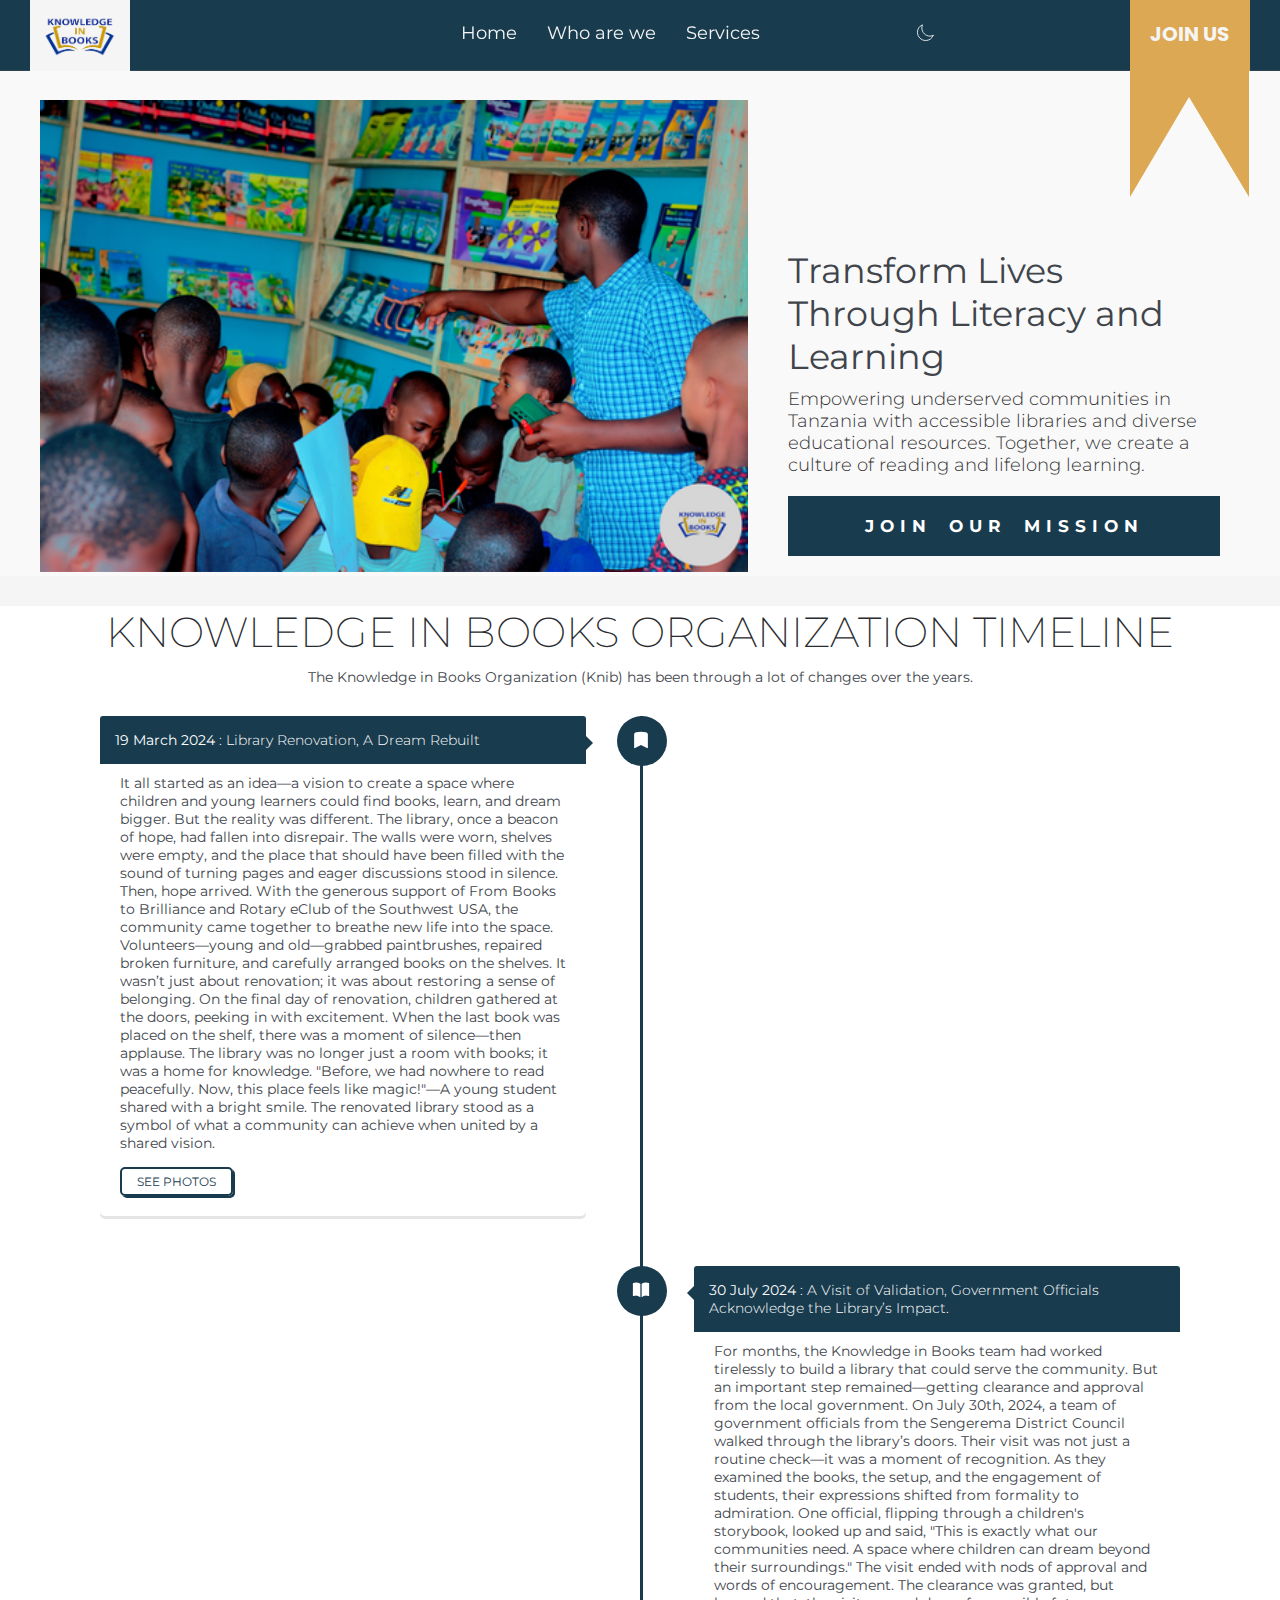
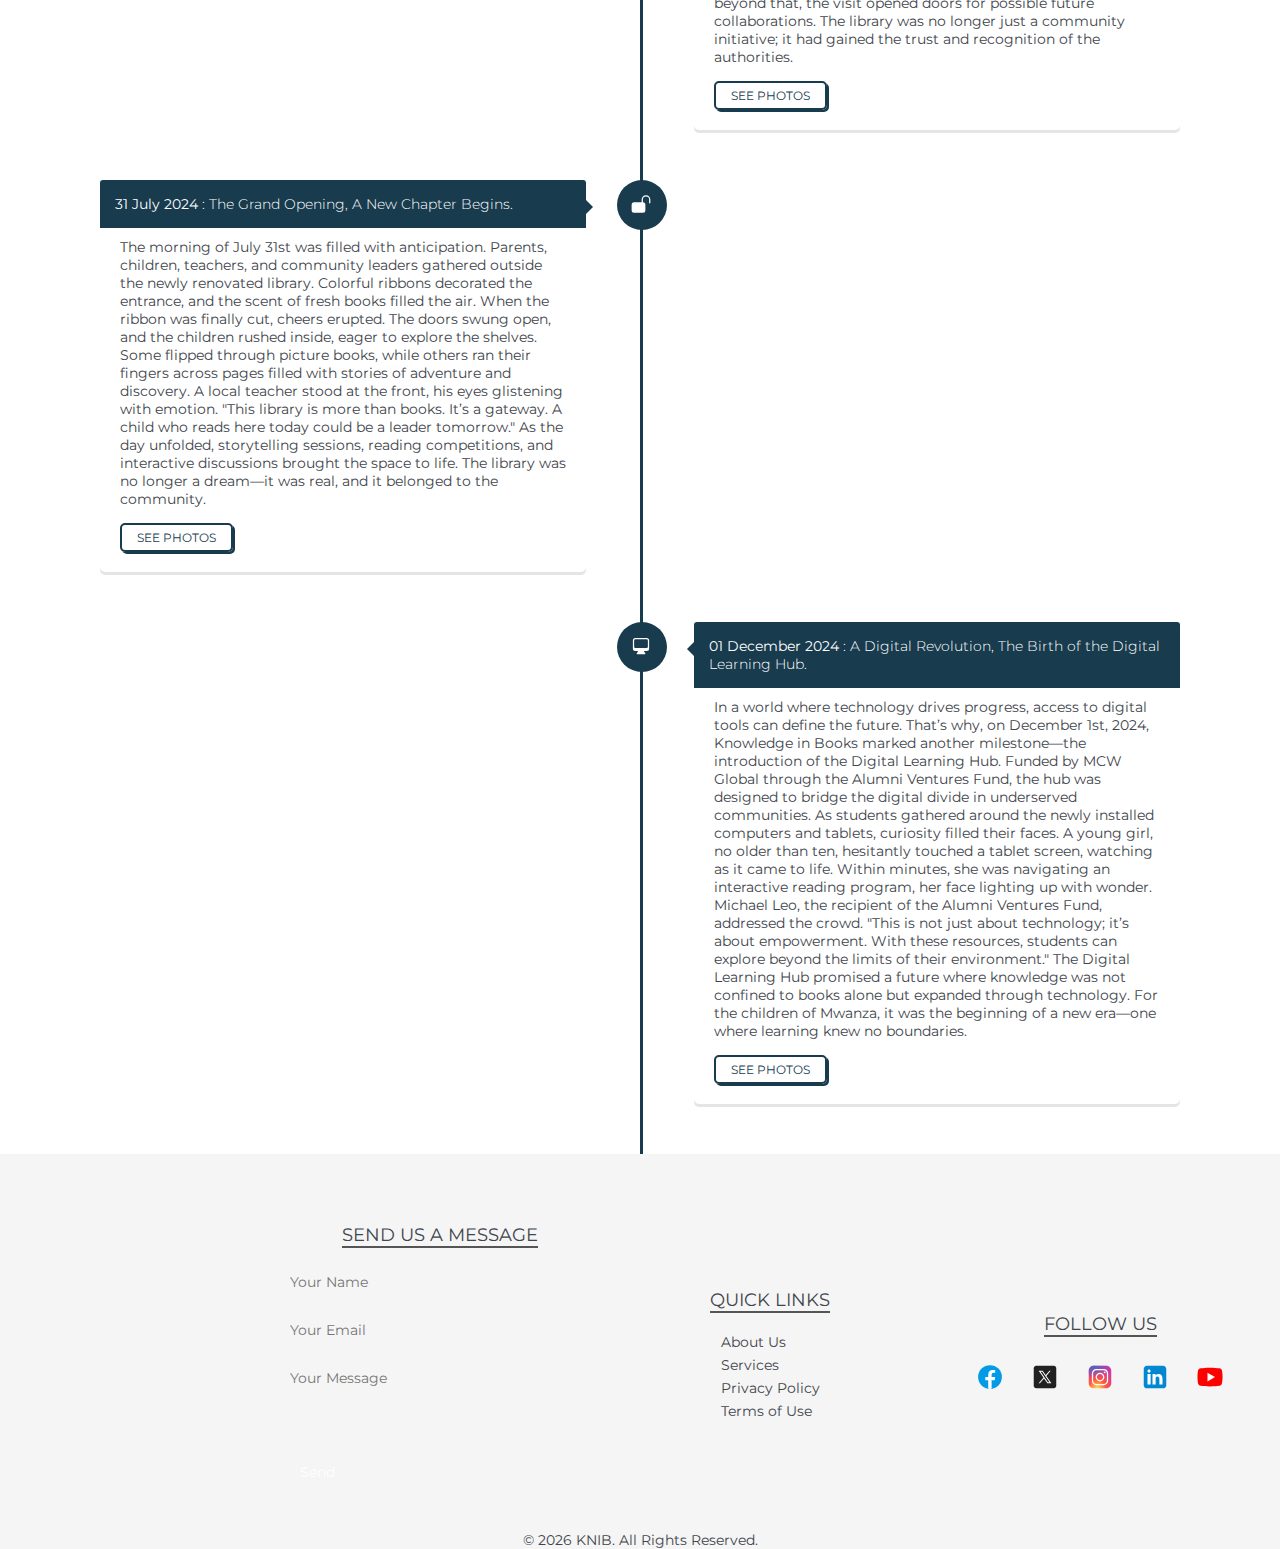
<file: index.html>
<!DOCTYPE html>
<html lang="en">

<head>
    <meta charset="UTF-8">
    <meta name="viewport" content="width=device-width, initial-scale=1.0">
    <title>KNIB | Home</title>
    <link rel="apple-touch-icon" sizes="180x180" href="resources/fav/apple-touch-icon.png">
    <link rel="icon" type="image/png" sizes="32x32" href="resources/fav/favicon-32x32.png">
    <link rel="icon" type="image/png" sizes="16x16" href="resources/fav/favicon-16x16.png">
    <link rel="manifest" href="resources/fav/site.webmanifest">
    <link rel="stylesheet" href="https://cdnjs.cloudflare.com/ajax/libs/font-awesome/6.7.2/css/all.min.css" integrity="sha512-Evv84Mr4kqVGRNSgIGL/F/aIDqQb7xQ2vcrdIwxfjThSH8CSR7PBEakCr51Ck+w+/U6swU2Im1vVX0SVk9ABhg==" crossorigin="anonymous" referrerpolicy="no-referrer" />
    <link rel="stylesheet" href="styles.css">
    <link rel="stylesheet" href="style_dark_mode.css">
</head>

<body>

    <nav>
        <div class="wrapper">
            <div class="logo">
                <a href="index.html">
                    <img src="resources/logo.png" alt="">

                </a>
              
            </div>
      
              
            <input type="radio" name="slider" id="menu-btn">
            <input type="radio" name="slider" id="close-btn">
            <ul class="nav-links">
                <label for="close-btn" class="btn close-btn"><ion-icon id="close-icon" class="menu_close_icon" name="close"></ion-icon></label>
                <li><a class="active" href="#">Home</a></li>
                <li><a href="about.html">Who are we</a></li>

                <li>
                    <a href="#" class="desktop-item">Services</a>
                    <input type="checkbox" id="showMega">
                    <label for="showMega" class="mobile-item">Services</label>
                    <div class="mega-box">
                        <div class="content">
                            <div class="row row_img">
                                <img class="logo_img" src="resources/logo.png" alt="Official Logo">
                            </div>
                            <div class="row">
                                <header>Library Services</header>
                                <ul class="mega-links">
                                    <li><a href="#">Physical Library Access
                                        </a></li>
                                    <li><a href="#">Membership Plans
                                        </a></li>
                                    <li><a href="#">Book Borrowing Policies
                                        </a></li>
                                    <li><a href="#">Our Collection</a></li>
                                </ul>
                            </div>
                            <div class="row">
                                <header>Digital Learning</header>
                                <ul class="mega-links">
                                    <li><a href="#">Learning Portal</a></li>
                                    <li><a href="#">How to Use the Learning
                                            Portal</a></li>

                                    <li><a href="#">Digital Membership Plans
                                        </a></li>

                                </ul>
                            </div>
                            <div class="row">
                                <header>Other services</header>
                                <ul class="mega-links">
                                    <li><a href="#">Study Guides
                                        </a></li>
                                    <li><a href="#">Research Papers
                                        </a></li>
                                    <li><a href="#">Learning Tools
                                        </a></li>
                                    <li><a href="#">Children's Books
                                        </a></li>
                                </ul>
                            </div>
                        </div>
                    </div>
                </li>


                <li class="dark_mode" id="dark-mode-toggle">
                    <svg xmlns="http://www.w3.org/2000/svg" fill="none" viewBox="0 0 24 24" stroke-width="1.0" stroke="currentColor" class="moon_icon">
                        <path stroke-linecap="round" stroke-linejoin="round" d="M21.752 15.002A9.72 9.72 0 0 1 18 15.75c-5.385 0-9.75-4.365-9.75-9.75 0-1.33.266-2.597.748-3.752A9.753 9.753 0 0 0 3 11.25C3 16.635 7.365 21 12.75 21a9.753 9.753 0 0 0 9.002-5.998Z" />
                      </svg>
                      
                      
                </li>
            </ul>
            <div class="cta_div">
                
                <a id="cta" href="cta.html">JOIN US</a>
                <div class="bookmark">
              
                </div>
            </div>
            <label for="menu-btn" class="menu-btn">
                <svg xmlns="http://www.w3.org/2000/svg" viewBox="0 0 24 24" fill="currentColor" class="menu_open_icon">
                    <path fill-rule="evenodd" d="M3 6.75A.75.75 0 0 1 3.75 6h16.5a.75.75 0 0 1 0 1.5H3.75A.75.75 0 0 1 3 6.75ZM3 12a.75.75 0 0 1 .75-.75h16.5a.75.75 0 0 1 0 1.5H3.75A.75.75 0 0 1 3 12Zm8.25 5.25a.75.75 0 0 1 .75-.75h8.25a.75.75 0 0 1 0 1.5H12a.75.75 0 0 1-.75-.75Z" clip-rule="evenodd" />
                  </svg>
                  
                  
            </label>
        </div>
    </nav>



    <div class="hero-section">
        <div class="hero-container">
      <!-- Right Panel -->
      <div class="right-panel">
        <!-- Top Section -->
        <div class="top-section">
            <div class="image-placeholder">
                <img id="slider-image" src="students.png" alt="Personalized Learning">
            </div>
        </div>
    </div>
            <!-- Left Panel -->
            <div class="left-panel">
                <div class="left_panel_container">
                    <h1>Transform Lives Through Literacy and Learning</h1>
                    <p>Empowering underserved communities in Tanzania with accessible libraries and diverse educational
                        resources. Together, we create a culture of reading and lifelong learning.</p>
                        <a class="donate_button_lg" href="cta.html">JOIN OUR MISSION
                        </a>
                </div>
             

                </div>

       
           
        </div>
    </div>





    <div class="timeline_events">
         <!-- Events -->
    <h1 class="timeline_title">KNOWLEDGE IN BOOKS ORGANIZATION TIMELINE</h1>
    <p class="timeline_sub_title">The Knowledge in Books Organization (Knib) has been through a lot of changes over the years.
  
                <!-- TIMELINE -->
            
                <div class="container">
                    <div id="timeline">
                        <div class="timeline-item">
                            <div class="timeline-icon">
                                <svg xmlns="http://www.w3.org/2000/svg" viewBox="0 0 24 24" fill="currentColor" class="timeline_icon">
                                    <path fill-rule="evenodd" d="M6.32 2.577a49.255 49.255 0 0 1 11.36 0c1.497.174 2.57 1.46 2.57 2.93V21a.75.75 0 0 1-1.085.67L12 18.089l-7.165 3.583A.75.75 0 0 1 3.75 21V5.507c0-1.47 1.073-2.756 2.57-2.93Z" clip-rule="evenodd" />
                                  </svg>
                                  
            
                            </div>
                            <div class="timeline-content">
                                <h2><strong>19 March 2024</strong> : Library Renovation, A Dream Rebuilt</h2>
                                <p>
                                    It all started as an idea—a vision to create a space where children and young learners could find books, learn, and dream bigger. But the reality was different. The library, once a beacon of hope, had fallen into disrepair. The walls were worn, shelves were empty, and the place that should have been filled with the sound of turning pages and eager discussions stood in silence.

Then, hope arrived. With the generous support of From Books to Brilliance and Rotary eClub of the Southwest USA, the community came together to breathe new life into the space. Volunteers—young and old—grabbed paintbrushes, repaired broken furniture, and carefully arranged books on the shelves. It wasn’t just about renovation; it was about restoring a sense of belonging.

On the final day of renovation, children gathered at the doors, peeking in with excitement. When the last book was placed on the shelf, there was a moment of silence—then applause. The library was no longer just a room with books; it was a home for knowledge.

"Before, we had nowhere to read peacefully. Now, this place feels like magic!"—A young student shared with a bright smile.

The renovated library stood as a symbol of what a community can achieve when united by a shared vision.
                                </p>
                                <a href="https://knowledgeinbooks.pixieset.com/libraryrenovationadreamrebuilt/" class="btn">See Photos</a>
                            </div>
                        </div>
            
                        <div class="timeline-item">
                            <div class="timeline-icon">
                                <svg xmlns="http://www.w3.org/2000/svg" viewBox="0 0 24 24" fill="currentColor" class="timeline_icon">
                                    <path d="M11.25 4.533A9.707 9.707 0 0 0 6 3a9.735 9.735 0 0 0-3.25.555.75.75 0 0 0-.5.707v14.25a.75.75 0 0 0 1 .707A8.237 8.237 0 0 1 6 18.75c1.995 0 3.823.707 5.25 1.886V4.533ZM12.75 20.636A8.214 8.214 0 0 1 18 18.75c.966 0 1.89.166 2.75.47a.75.75 0 0 0 1-.708V4.262a.75.75 0 0 0-.5-.707A9.735 9.735 0 0 0 18 3a9.707 9.707 0 0 0-5.25 1.533v16.103Z" />
                                  </svg>
                                  
            
                            </div>
                            <div class="timeline-content right">
                                <h2><strong>30 July 2024</strong> : A Visit of Validation, Government Officials Acknowledge the Library’s Impact.
                                </h2>
                                <p>
                                    For months, the Knowledge in Books team had worked tirelessly to build a library that could serve the community. But an important step remained—getting clearance and approval from the local government.

On July 30th, 2024, a team of government officials from the Sengerema District Council walked through the library’s doors. Their visit was not just a routine check—it was a moment of recognition. As they examined the books, the setup, and the engagement of students, their expressions shifted from formality to admiration.

One official, flipping through a children's storybook, looked up and said, "This is exactly what our communities need. A space where children can dream beyond their surroundings."

The visit ended with nods of approval and words of encouragement. The clearance was granted, but beyond that, the visit opened doors for possible future collaborations. The library was no longer just a community initiative; it had gained the trust and recognition of the authorities.
                                </p>
                                <a href="https://knowledgeinbooks.pixieset.com/avisitofvalidationgovernmentofficialsacknowledgethelibrarysimpact/" class="btn">See Photos</a>
                            </div>
                        </div>
            
                        <div class="timeline-item">
                            <div class="timeline-icon">
                                <svg xmlns="http://www.w3.org/2000/svg" viewBox="0 0 24 24" fill="currentColor" class="timeline_icon">
                                    <path d="M18 1.5c2.9 0 5.25 2.35 5.25 5.25v3.75a.75.75 0 0 1-1.5 0V6.75a3.75 3.75 0 1 0-7.5 0v3a3 3 0 0 1 3 3v6.75a3 3 0 0 1-3 3H3.75a3 3 0 0 1-3-3v-6.75a3 3 0 0 1 3-3h9v-3c0-2.9 2.35-5.25 5.25-5.25Z" />
                                  </svg>
                                  
            
                            </div>
                            <div class="timeline-content">
                                <h2><strong>31 July 2024</strong> : The Grand Opening, A New Chapter Begins.
                                   </h2>
                                <p>
                                    The morning of July 31st was filled with anticipation. Parents, children, teachers, and community leaders gathered outside the newly renovated library. Colorful ribbons decorated the entrance, and the scent of fresh books filled the air.

                                    When the ribbon was finally cut, cheers erupted. The doors swung open, and the children rushed inside, eager to explore the shelves. Some flipped through picture books, while others ran their fingers across pages filled with stories of adventure and discovery.
                                    
                                    A local teacher stood at the front, his eyes glistening with emotion. "This library is more than books. It’s a gateway. A child who reads here today could be a leader tomorrow."
                                    
                                    As the day unfolded, storytelling sessions, reading competitions, and interactive discussions brought the space to life. The library was no longer a dream—it was real, and it belonged to the community.
                                </p>
                                <a href="https://knowledgeinbooks.pixieset.com/thegrandopeninganewchapterbegins/" class="btn">See Photos</a>
                            </div>
                        </div>

                        <div class="timeline-item">
                            <div class="timeline-icon">
                                <svg xmlns="http://www.w3.org/2000/svg" viewBox="0 0 24 24" fill="currentColor" class="timeline_icon">
                                    <path fill-rule="evenodd" d="M2.25 5.25a3 3 0 0 1 3-3h13.5a3 3 0 0 1 3 3V15a3 3 0 0 1-3 3h-3v.257c0 .597.237 1.17.659 1.591l.621.622a.75.75 0 0 1-.53 1.28h-9a.75.75 0 0 1-.53-1.28l.621-.622a2.25 2.25 0 0 0 .659-1.59V18h-3a3 3 0 0 1-3-3V5.25Zm1.5 0v7.5a1.5 1.5 0 0 0 1.5 1.5h13.5a1.5 1.5 0 0 0 1.5-1.5v-7.5a1.5 1.5 0 0 0-1.5-1.5H5.25a1.5 1.5 0 0 0-1.5 1.5Z" clip-rule="evenodd" />
                                  </svg>
                                  
                                  
            
                            </div>
                            <div class="timeline-content right">
                                <h2><strong>01 December 2024</strong> : A Digital Revolution, The Birth of the Digital Learning Hub.
                                </h2>
                                <p>
                                    In a world where technology drives progress, access to digital tools can define the future. That’s why, on December 1st, 2024, Knowledge in Books marked another milestone—the introduction of the Digital Learning Hub.

Funded by MCW Global through the Alumni Ventures Fund, the hub was designed to bridge the digital divide in underserved communities. As students gathered around the newly installed computers and tablets, curiosity filled their faces.

A young girl, no older than ten, hesitantly touched a tablet screen, watching as it came to life. Within minutes, she was navigating an interactive reading program, her face lighting up with wonder.

Michael Leo, the recipient of the Alumni Ventures Fund, addressed the crowd. "This is not just about technology; it’s about empowerment. With these resources, students can explore beyond the limits of their environment."

The Digital Learning Hub promised a future where knowledge was not confined to books alone but expanded through technology. For the children of Mwanza, it was the beginning of a new era—one where learning knew no boundaries.
                                </p>
                                <a href="https://knowledgeinbooks.pixieset.com/adigitalrevolutionthebirthofthedigitallearninghub/" class="btn">See Photos</a>
                            </div>
                        </div>

                      
                    </div>
                </div>



 

    </div>


    <footer class="footer">
        <div class="footer-container">


               <!-- google map -->
               <div id="map" id="map">
                <iframe src="https://www.google.com/maps/embed?pb=!1m18!1m12!1m3!1d63769.05228944549!2d32.60450235053476!3d-2.6456018248127218!2m3!1f0!2f0!3f0!3m2!1i1024!2i768!4f13.1!3m3!1m2!1s0x19cef4233a4f03e1%3A0xf39f9f1f78ac04e6!2sSengerema!5e0!3m2!1sen!2stz!4v1741260185246!5m2!1sen!2stz" width="250" height="200" style="border:0;" allowfullscreen="" loading="lazy" referrerpolicy="no-referrer-when-downgrade"></iframe> 
            </div>  
            <!-- Contact Form -->
            <div class="footer-section">
                <h4>SEND US A MESSAGE</h4>
                <form class="contact-form" action="https://formsubmit.co/884c1940106d4bbd65e2cef84b2411b4" method="POST">
                    <input type="text" placeholder="Your Name" name="username" required>
                    <input type="email" placeholder="Your Email" name="email" required>
                    <textarea placeholder="Your Message" name="message" required></textarea>
                    <input type="hidden" name="_cc" value="samueljosephmollel@email.com">
                    <input type="hidden" name="_next" value="https://knowledgeinbooks.org/thanks.html">
                    <input type="hidden" name="_template" value="table">
                    <button type="submit">Send</button>
                </form>
            </div>

           

            <!-- Other Links -->
            <div class="footer-section">
                <h4>Quick Links</h4>
                <ul class="quick-links">
                    <li><a href="#">About Us</a></li>
                    <li><a href="#">Services</a></li>
                    <li><a href="#">Privacy Policy</a></li>
                    <li><a href="#">Terms of Use</a></li>
                </ul>
            </div>


            <!-- Social Media Links -->
            <div class="footer-section">
                <h4>Follow Us</h4>
                <div class="social-links">
                    <a href="https://www.facebook.com/share/1YS8kscpW2/" id="link_facebook" class="social-icon" title="Facebook">
                        
                        <svg xmlns="http://www.w3.org/2000/svg" x="0px" y="0px" width="100" height="100" viewBox="0 0 48 48">
                            <path fill="#039be5" d="M24 5A19 19 0 1 0 24 43A19 19 0 1 0 24 5Z"></path><path fill="#fff" d="M26.572,29.036h4.917l0.772-4.995h-5.69v-2.73c0-2.075,0.678-3.915,2.619-3.915h3.119v-4.359c-0.548-0.074-1.707-0.236-3.897-0.236c-4.573,0-7.254,2.415-7.254,7.917v3.323h-4.701v4.995h4.701v13.729C22.089,42.905,23.032,43,24,43c0.875,0,1.729-0.08,2.572-0.194V29.036z"></path>
                            </svg>
                        </a>

                    <a href="https://x.com/Knowled95254In" class="social-icon" id="twitter" title="Twitter">
                        <svg xmlns="http://www.w3.org/2000/svg" x="0px" y="0px" width="100" height="100" viewBox="0 0 48 48">
                            <path fill="#212121" fill-rule="evenodd" d="M38,42H10c-2.209,0-4-1.791-4-4V10c0-2.209,1.791-4,4-4h28	c2.209,0,4,1.791,4,4v28C42,40.209,40.209,42,38,42z" clip-rule="evenodd"></path><path fill="#fff" d="M34.257,34h-6.437L13.829,14h6.437L34.257,34z M28.587,32.304h2.563L19.499,15.696h-2.563 L28.587,32.304z"></path><polygon fill="#fff" points="15.866,34 23.069,25.656 22.127,24.407 13.823,34"></polygon><polygon fill="#fff" points="24.45,21.721 25.355,23.01 33.136,14 31.136,14"></polygon>
                            </svg>
                        </a>

                    <a href="https://www.instagram.com/knowledge.in_books" class="social-icon" title="Instagram">
                        <svg xmlns="http://www.w3.org/2000/svg" x="0px" y="0px" width="100" height="100" viewBox="0 0 48 48">
                            <radialGradient id="yOrnnhliCrdS2gy~4tD8ma_Xy10Jcu1L2Su_gr1" cx="19.38" cy="42.035" r="44.899" gradientUnits="userSpaceOnUse"><stop offset="0" stop-color="#fd5"></stop><stop offset=".328" stop-color="#ff543f"></stop><stop offset=".348" stop-color="#fc5245"></stop><stop offset=".504" stop-color="#e64771"></stop><stop offset=".643" stop-color="#d53e91"></stop><stop offset=".761" stop-color="#cc39a4"></stop><stop offset=".841" stop-color="#c837ab"></stop></radialGradient><path fill="url(#yOrnnhliCrdS2gy~4tD8ma_Xy10Jcu1L2Su_gr1)" d="M34.017,41.99l-20,0.019c-4.4,0.004-8.003-3.592-8.008-7.992l-0.019-20	c-0.004-4.4,3.592-8.003,7.992-8.008l20-0.019c4.4-0.004,8.003,3.592,8.008,7.992l0.019,20	C42.014,38.383,38.417,41.986,34.017,41.99z"></path><radialGradient id="yOrnnhliCrdS2gy~4tD8mb_Xy10Jcu1L2Su_gr2" cx="11.786" cy="5.54" r="29.813" gradientTransform="matrix(1 0 0 .6663 0 1.849)" gradientUnits="userSpaceOnUse"><stop offset="0" stop-color="#4168c9"></stop><stop offset=".999" stop-color="#4168c9" stop-opacity="0"></stop></radialGradient><path fill="url(#yOrnnhliCrdS2gy~4tD8mb_Xy10Jcu1L2Su_gr2)" d="M34.017,41.99l-20,0.019c-4.4,0.004-8.003-3.592-8.008-7.992l-0.019-20	c-0.004-4.4,3.592-8.003,7.992-8.008l20-0.019c4.4-0.004,8.003,3.592,8.008,7.992l0.019,20	C42.014,38.383,38.417,41.986,34.017,41.99z"></path><path fill="#fff" d="M24,31c-3.859,0-7-3.14-7-7s3.141-7,7-7s7,3.14,7,7S27.859,31,24,31z M24,19c-2.757,0-5,2.243-5,5	s2.243,5,5,5s5-2.243,5-5S26.757,19,24,19z"></path><circle cx="31.5" cy="16.5" r="1.5" fill="#fff"></circle><path fill="#fff" d="M30,37H18c-3.859,0-7-3.14-7-7V18c0-3.86,3.141-7,7-7h12c3.859,0,7,3.14,7,7v12	C37,33.86,33.859,37,30,37z M18,13c-2.757,0-5,2.243-5,5v12c0,2.757,2.243,5,5,5h12c2.757,0,5-2.243,5-5V18c0-2.757-2.243-5-5-5H18z"></path>
                            </svg>
                        </a>
                            <a href="https://www.linkedin.com/company/knowledgeinbooks/" class="social-icon" title="LinkedIn">
                                <svg xmlns="http://www.w3.org/2000/svg" x="0px" y="0px" width="100" height="100" viewBox="0 0 48 48">
                                    <path fill="#0288D1" d="M42,37c0,2.762-2.238,5-5,5H11c-2.761,0-5-2.238-5-5V11c0-2.762,2.239-5,5-5h26c2.762,0,5,2.238,5,5V37z"></path><path fill="#FFF" d="M12 19H17V36H12zM14.485 17h-.028C12.965 17 12 15.888 12 14.499 12 13.08 12.995 12 14.514 12c1.521 0 2.458 1.08 2.486 2.499C17 15.887 16.035 17 14.485 17zM36 36h-5v-9.099c0-2.198-1.225-3.698-3.192-3.698-1.501 0-2.313 1.012-2.707 1.99C24.957 25.543 25 26.511 25 27v9h-5V19h5v2.616C25.721 20.5 26.85 19 29.738 19c3.578 0 6.261 2.25 6.261 7.274L36 36 36 36z"></path>
                                    </svg>
                            </a>
                    <a href="https://www.youtube.com/channel/UCbweNpZEuECLsfTzVUzcqdg" class="social-icon youtube" title="Youtube">
                        <svg xmlns="http://www.w3.org/2000/svg" x="0px" y="0px" width="100" height="100" viewBox="0 0 48 48">
                            <path fill="#FF0000" d="M43.2,33.9c-0.4,2.1-2.1,3.7-4.2,4c-3.3,0.5-8.8,1.1-15,1.1c-6.1,0-11.6-0.6-15-1.1c-2.1-0.3-3.8-1.9-4.2-4C4.4,31.6,4,28.2,4,24c0-4.2,0.4-7.6,0.8-9.9c0.4-2.1,2.1-3.7,4.2-4C12.3,9.6,17.8,9,24,9c6.2,0,11.6,0.6,15,1.1c2.1,0.3,3.8,1.9,4.2,4c0.4,2.3,0.9,5.7,0.9,9.9C44,28.2,43.6,31.6,43.2,33.9z"></path><path fill="#FFF" d="M20 31L20 17 32 24z"></path>
                            </svg>
                        </a>
                </div>
            </div>



        </div>


    </footer>

    <div class="underline">
        <div class="footer-container">
            <p>&copy; <span id="current-year"></span> KNIB. All Rights Reserved.</p>
        </div>
    </div>

    <script>
        const currentYear = new Date().getFullYear();


        document.getElementById('current-year').textContent = currentYear;
    </script>


    <script src="scripts.js"></script>
</body>

</html>
</file>
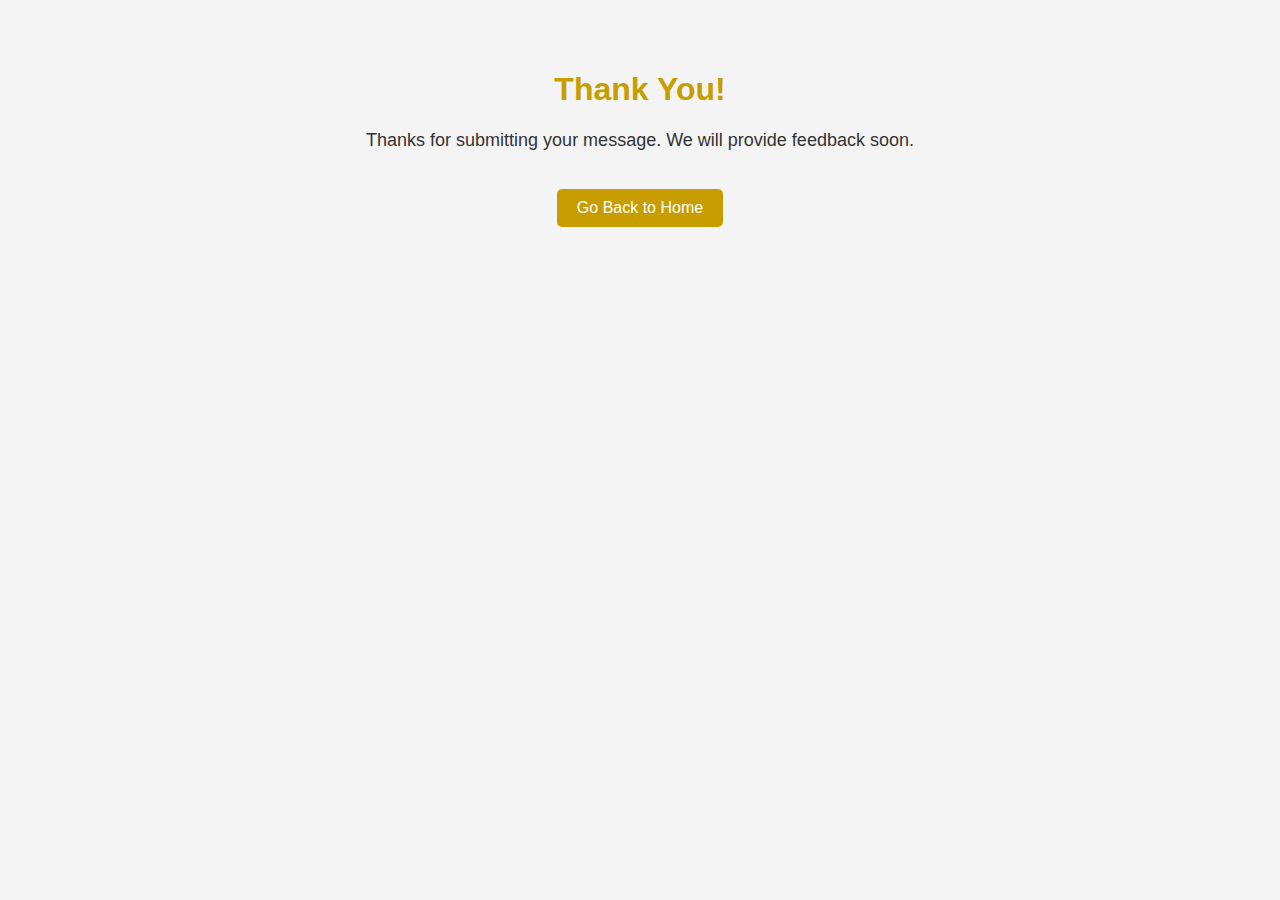
<file: thanks.html>
<!DOCTYPE html>
<html lang="en">
<head>
    <meta charset="UTF-8">
    <meta name="viewport" content="width=device-width, initial-scale=1.0">
    <title>Thank You</title>
    <style>
        body {
            font-family: Arial, sans-serif;
            text-align: center;
            background-color: #f4f4f4;
            margin: 0;
            padding: 50px;
        }
   
        h1 {
            color: #c79d00;
        }
        p {
            font-size: 18px;
            color: #333;
        }
        a {
            display: inline-block;
            margin-top: 20px;
            text-decoration: none;
            color: white;
            background: #c79d00;
            padding: 10px 20px;
            border-radius: 5px;
        }
        a:hover {
            background: #c79d00;
        }
    </style>
</head>
<body>

    <div class="container">
        <h1>Thank You!</h1>
        <p>Thanks for submitting your message. We will provide feedback soon.</p>
        <a href="index.html">Go Back to Home</a>
    </div>

</body>
</html>
</file>
<file: styles.css>
@import url('https://fonts.googleapis.com/css2?family=Montserrat:ital,wght@0,100..900;1,100..900&family=Open+Sans:ital,wght@0,300..800;1,300..800&family=Poppins:ital,wght@0,100;0,200;0,300;0,400;0,500;0,600;0,700;0,800;0,900;1,100;1,200;1,300;1,400;1,500;1,600;1,700;1,800;1,900&family=Roboto:ital,wght@0,100..900;1,100..900&display=swap');
/* Global Styles */



/* Global Variables */

:root {
  /* blue */
  --blue_level_0:#183B4E;
  --blue_level_1: #27548A;

  /* yellow */
  --yellow_level_0: #DDA853;
  --yellow_level_1: #f5d131;

  /* black */
  --dark_level_0: #202225;
  --dark_level_1: #292b2f;
  --dark_level_2: #40444b;
  --dark_level_3: #40444b;
  --dark_level_4: #40444b;


  /* white */
  --white_level_0: #f5f5f5;
  --white_level_1: #ffffff;

  /* FONTS */
--font_one: 'Montserrat', sans-serif;
--font_two: 'Open Sans', sans-serif;
--font_three: 'Poppins', sans-serif;
--font_four: 'Roboto', sans-serif;

/* FONT SIZES */
--font_size_0: 10px;
--font_size_1: 12px;
--font_size_2: 14px;
--font_size_3: 16px;
--font_size_4: 18px;
--font_size_5: 20px;
--font_size_6: 22px;
--font_size_7: 24px;
--font_size_8: 26px;
--font_size_9: 28px;
--font_size_10: 30px;

/* FONT WEIGHTS */
--font_weight_0: 100;
--font_weight_1: 200;
--font_weight_2: 300;
--font_weight_3: 400;
--font_weight_4: 500;
--font_weight_5: 600;
--font_weight_6: 700;

}

* {
  margin: 0;
  padding: 0;
  box-sizing: border-box;
  font-family: var(--font_one);
  font-size: var(--font_size_2);
  font-weight:var(--font_weight_3);
  
}

body{
  background-color: var(--white_level_0);
  color: var(--dark_level_2);
  transition: background-color 0.5s ease-in-out, color 0.5s ease-in-out;

}



@keyframes rotate-icon {
  from {
      transform: rotate(0deg);
  }
  to {
      transform: rotate(360deg);
  }
}

.animated-icon {
  display: inline-block;
  transition: transform 0.4s ease-in-out;
}

.animated-icon.rotate {
  animation: rotate-icon 0.4s ease-in-out;
}


/* Navbar Styles */

nav {
  position: fixed;
  top: 0;
  z-index: 99;
  width: 100%;
  background-color: var(--blue_level_0);
  color: var(--white_level_0);
  border-bottom: 1px solid rgba(83, 83, 83, 0.432);
}
nav .wrapper {
  position: relative;
  max-width: 1300px;
  padding: 0px 30px;
  height: 70px;
  line-height: 70px;
  margin: auto;
  display: flex;
  align-items: center;
  justify-content: space-between;
}



/* Logo Styles */

.logo{
  position: relative;
  flex: 0.5;

  
}




.wrapper .logo a img {
  width: 100px;
  height: auto;
  margin-top: 30px;
  padding: 11px 10px;
  background-color: var(--white_level_0);
  position: relative;
  
 

}
.wrapper .nav-links {
  display: inline-flex;
  flex: 2;
  justify-content: center;
}
.nav-links li {
  list-style: none;
}
.nav-links li a {
  color: var(--text-color);
  text-decoration: none;
  font-size: 18px;
  font-weight: var(--font_weight_3);
  padding: 9px 15px;
  border-radius: 5px;
  transition: all 0.3s ease;
}
.nav-links li a:hover {
  color: var(--accent-color);
}
.nav-links .mobile-item {
  display: none;
}

.dark_mode{
  margin-left: 140px;
}

.menu-btn{
  display: none;
}

.menu_open_icon{
  color: var(--white_level_0);
  width: 28px;
}


.cta_div{
  background-color:var(--yellow_level_0);
position: relative;
  
}

.wrapper .bookmark{ 
  position: absolute;
  top: 67%;
  left: 0;
  transform: translate(-50%, -50%);
  width: 6px;
  height: 150px;
  padding: 0px; 
  -webkit-transform: rotate(0deg) skew(0deg); 
  transform: rotate(0deg) skew(0deg); 
  border-left: 59px solid var(--yellow_level_0); 
  border-right: 60px solid var(--yellow_level_0); 
  border-bottom: 100px solid transparent; 
}


#cta {
  cursor: pointer;
  text-decoration: none;
  padding: 10px 20px;
  font-family: var(--font_three);
  color: var(--white_level_0);
  font-size: var(--font_size_5);
  font-weight: var(--font_weight_6);

}
/* Search Icon Styles */

/* Mega Menu Styles */

.nav-links li:hover .mega-box {
  transition: all 0.3s ease;
  top: 70px;
  opacity: 1;
  visibility: visible;
}
.drop-menu li a {
  width: 100%;
  display: block;
  padding: 0 0 0 15px;
  font-weight: 400;
  border-radius: 0px;
}
.mega-box {
  position: absolute;
  left: 0;
  width: 100%;
  padding: 0 30px;
  top: 85px;
  opacity: 0;
  visibility: hidden;
}
.mega-box .content {
  background: var(--blue_level_0);
  padding: 25px 20px;
  display: flex;
  border-top: 1px solid var(--white_level_1);
  width: 100%;
  justify-content: space-between;
  box-shadow: 0 6px 10px rgba(0, 0, 0, 0.15);
}
.mega-box .content .row {
  width: calc(25% - 30px);
  line-height: 45px;
}

.row_img{
  display: flex;
  justify-content: center;  
  align-items: center;
}
.content .row img {
  width: 100%;
  height: auto;
  object-fit: fill;
}
.content .row header {
  color: var(--text-color);
  font-size: 20px;
  font-weight: 500;
}
.content .row .mega-links {
  margin-left: -40px;
  border-left: 1px solid var(--border-color);
}
.row .mega-links li {
  padding: 0 20px;
}
.row .mega-links li a {
  padding: 0px;
  padding: 0 20px;
  color: var(--text-color);
  font-size: 17px;
  display: block;
}
.row .mega-links li a:hover {
  color: var(--accent-color);
}

/* Button Styles (close and open menu) */

.wrapper .btn {
  color: var(--white_level_0);
  font-size: var(--font_size_9);
  cursor: pointer;
  display: none;
}
.wrapper .btn.close-btn {
  position: absolute;
  right: 30px;
  top: 10px;
  color: var(--white_level_0);
}

.wrapper .btn.close-btn .menu_close_icon{
  font-size: var(--font_size_8);
}
/* CTA Styles */



.searchicon {
  font-size: 25px;
  margin-top: 25px;
}


.moon_icon{
  width: 20px;
  color: white;
  margin-top: 25px;
}

.sun_icon{
  width: 24px;
  color: white;
  margin-top: 25px;
}
/* Close Icon Styles */

#close-icon {
  color: var(--text-color);
}

nav input {
  display: none;
}

/* Hero Section */
.hero-section {
  display: flex;
  justify-content: center;
  align-items: center;
  background-color: #f9f9f9;
  padding-top: 100px;
}

.hero-container {
  display: flex;
  max-width: 1200px;
  width: 100%;
  flex-direction: row; 
  gap: 20px;
}

/* Left Panel */
.left-panel {
flex: 1;
display: flex;
justify-content: end;
align-items: end;
}

.left_panel_container{
  padding: 20px;
  display: flex;
  flex-direction: column;
  justify-content: space-around;
  width: 100%;
}


.left-panel h1 {
  font-size: 2.5rem;
  margin-bottom: 10px;
  color: var(--text-color);
}

.left-panel p {
  font-size: var(--font_size_4);
  margin-bottom: 20px;
  font-weight: var(--font_weight_2);
  color: #333;
}

.donate_button_lg {
  text-decoration: none;
  text-align: center;
  padding: 20px 20px;
  cursor: pointer;
  text-transform: uppercase;
  transition: all 0.3s ease;
  font-size: 1.2rem;
  word-spacing: 6px;
  letter-spacing: 6px;
  font-weight: var(--font_weight_6);
  color: white;
  background-color: var(--blue_level_0);
  

}


.donate_button_lg:hover {

  color: white;
  
}

/* Right Panel */
.right-panel {
  flex: 1.5;
  display: flex;
  flex-direction: column;
  gap: 20px;
}

/* Top Section with Overlay */
.top-section {
  position: relative;
  border-radius: 0px;
  overflow: hidden;
}

.image-placeholder {
  position: relative;
}

.image-placeholder img {
  width: 100%;
  height: auto;
  border-radius: 0px;
}


/* Bottom Section */
.bottom-section {
  display: flex;
  gap: 20px;
}

/* events */




/* Events */

.timeline_events {
  background-color: #ffffff;
  opacity: 1;
  color: var(--white-color);
 
}


#timeline .timeline-item:after, header:after, #timeline .timeline-item:before, header:before {
  content: "";
  display: block;
  width: 100%;
  clear: both;
}
.timeline_events .container {
  max-width: 1100px;
  margin: 0 auto;
}

.project-name {
  text-align: center;
  padding: 10px 0;
}

#timeline {
  width: 100%;
  margin: 30px auto;
  position: relative;
  padding: 0 10px;
  -webkit-transition: all 0.4s ease;
  -moz-transition: all 0.4s ease;
  -ms-transition: all 0.4s ease;
  transition: all 0.4s ease;
  background-color: var(--white_level_1);
}

.timeline_events .timeline_title {
  margin-top: 30px;
  text-align: center;
  font-size: 3rem;
  font-weight: 200;
  margin-bottom: 10px;
  color: var(--dark_level_1);
}

.timeline_events .timeline_sub_title {
  text-align: center;
  max-width: 90%;
  margin: auto;
  margin-bottom: 10px;
  color: var(--dark_level_2);
}

#timeline p {
  margin-top: 10px;
  color: var(--dark_level_2);
}

#timeline:before {
  content: "";
  width: 3px;
  height: 100%;
  background: var(--blue_level_0);
  left: 50%;
  top: 0;
  position: absolute;
}
#timeline:after {
  content: "";
  clear: both;
  display: table;
  width: 100%;
}
#timeline .timeline-item {
  margin-bottom: 50px;
  position: relative;
}
#timeline .timeline-item .timeline-icon {
  background: var(--blue_level_0);
  width: 50px;
  height: 50px;
  position: absolute;
  top: 0;
  left: 50%;
  overflow: hidden;
  margin-left: -23px;
  -webkit-border-radius: 50%;
  -moz-border-radius: 50%;
  -ms-border-radius: 50%;
  border-radius: 50%;
}
#timeline .timeline-item .timeline_icon{
  position: relative;
  top: 14px;
  left: 14px;
  color: white;
  width: 20px;
  height: auto;
}
#timeline .timeline-item .timeline-content {
  width: 45%;
  background: #fff;
  padding: 20px;
  -webkit-box-shadow: 0 3px 0 rgba(0, 0, 0, 0.1);
  -moz-box-shadow: 0 3px 0 rgba(0, 0, 0, 0.1);
  -ms-box-shadow: 0 3px 0 rgba(0, 0, 0, 0.1);
  box-shadow: 0 3px 0 rgba(0, 0, 0, 0.1);
  -webkit-border-radius: 5px;
  -moz-border-radius: 5px;
  -ms-border-radius: 5px;
  border-radius: 5px;
  -webkit-transition: all 0.3s ease;
  -moz-transition: all 0.3s ease;
  -ms-transition: all 0.3s ease;
  transition: all 0.3s ease;
}
#timeline .timeline-item .timeline-content h2 {
  padding: 15px;
  background: var(--blue_level_0);
  color: #fff;
  margin: -20px -20px 0 -20px;
  font-weight: 300;
  -webkit-border-radius: 3px 3px 0 0;
  -moz-border-radius: 3px 3px 0 0;
  -ms-border-radius: 3px 3px 0 0;
  border-radius: 3px 3px 0 0;
}
#timeline .timeline-item .timeline-content:before {
  content: "";
  position: absolute;
  left: 45%;
  top: 20px;
  width: 0;
  height: 0;
  border-top: 7px solid transparent;
  border-bottom: 7px solid transparent;
  border-left: 7px solid var(--blue_level_0);
}
#timeline .timeline-item .timeline-content.right {
  float: right;
}
#timeline .timeline-item .timeline-content.right:before {
  content: "";
  right: 45%;
  left: inherit;
  border-left: 0;
  border-right: 7px solid var(--blue_level_0);
}

#timeline .btn {
  padding: 5px 15px;
  margin-top: 15px;
  text-decoration: none;
  background: transparent;
  border: 2px solid var(--blue_level_0);
  color: var(--blue_level_0);
  display: inline-block;
  position: relative;
  text-transform: uppercase;
  font-size: 12px;
  -webkit-border-radius: 5px;
  -moz-border-radius: 5px;
  -ms-border-radius: 5px;
  border-radius: 5px;
  -webkit-transition: background 0.3s ease;
  -moz-transition: background 0.3s ease;
  -ms-transition: background 0.3s ease;
  transition: background 0.3s ease;
  -webkit-box-shadow: 2px 2px 0 var(--blue_level_0);
  -moz-box-shadow: 2px 2px 0 var(--blue_level_0);
  -ms-box-shadow: 2px 2px 0 var(--blue_level_0);
  box-shadow: 2px 2px 0 var(--blue_level_0);
}
#timeline .btn:hover {
  box-shadow: none;
  top: 2px;
  left: 2px;
  -webkit-box-shadow: 2px 2px 0 transparent;
  -moz-box-shadow: 2px 2px 0 transparent;
  -ms-box-shadow: 2px 2px 0 transparent;
  box-shadow: 2px 2px 0 transparent;
}

@media screen and (max-width: 768px) {
  #timeline {
    margin: 30px;
    padding: 0px;
    width: 90%;
  }
  #timeline:before {
    left: 0;
  }
  #timeline .timeline-item .timeline-content {
    width: 90%;
    float: right;
  }
  #timeline .timeline-item .timeline-content:before, #timeline .timeline-item .timeline-content.right:before {
    left: 10%;
    margin-left: -6px;
    border-left: 0;
    border-right: 7px solid var(--blue_level_0);
  }
  #timeline .timeline-item .timeline-icon {
    left: 0;
  }
}



/* FOOTER */

.footer {
  border-top: 1px solid var(--border-color);
  background-color: var(--primary-background-color);
  color: var(--text-color);
  padding: 40px 20px;
}


.footer-container {
  display: flex;
  justify-content: space-around;
  flex-wrap: wrap;
  gap: 10px;
}

.footer-section {
  flex: 1;
  min-width: 200px;
  display: flex;
  justify-content: center;
  align-items: center;
  flex-direction: column;
}

.footer-section h4 {
  margin-bottom: 15px;
  font-size: 18px;
  text-transform: uppercase;
  border-bottom: 2px solid #555;
  display: inline-block;
}

.contact-form input,
.contact-form textarea {
  width: 100%;
  padding: 10px;
  margin-bottom: 10px;
  border: none;
  border-radius: 0px;
  font-size: 14px;
  border: 1px solid var(--text-color);
  background-color: transparent;
}

.contact-form textarea {
  resize: none;
  height: 80px;
}

.contact-form button {
  background-color: var(--accent-color2);
  color: white;
  padding: 10px 20px;
  border: none;
  border-radius: 0px;
  cursor: pointer;
  font-size: 14px;
}

.social-links {
  display: flex;
  gap: 5px;
  flex-wrap: wrap;
}

.social-icon {
  width: 50px;
  height: 50px;
  display: flex;
  justify-content: center;
  align-items: center;
  text-decoration: none;
  color: #fff;
  font-size: 20px;
  padding: 10px;
  border-radius: 50%;
  transition: background-color 0.3s;
}


.quick-links {
  list-style: none;
  padding: 0;
}

.quick-links li {
  margin: 5px 0;
}

.quick-links a {
  text-decoration: none;
  color: var(--text-color);
  transition: color 0.3s;
}

.quick-links a:hover {
  color: var(--accent-color);
}

.underline {
  border-top: 1px solid var(--border-color);
  background-color: var(--primary-background-color);
}

/* ############################ */

/* ABOUT STYLES */

.dividingline{
  margin-top: 90px;
  display: flex;
  justify-content: center;
  align-items: center;
}


/* Vision Section */

.mvv-section {
  display: flex;
  flex-direction: column;
  padding-top: 30px;
  margin-inline: 10px;
  margin-bottom: 20px;
}

.vision, .mission{
  display: flex;
  align-items: start;
  gap: 10px;
  margin-bottom: 20px;
}
.vision_title{
  font-size: 30px;
  font-weight: bolder;
}
.vision_word{
  font-size: 60px;
}

.mission_title{
  font-size: 30px;
  font-weight: bolder;
}
.mission_word{
  font-size: 50px;
}

.vision .img_container img{
  width:130px;
  height: auto;
}

.mission .img_container img{
  width:130px;
  height: auto;
}

.img_container {
  position: relative;
  display: inline-block;
}

.img_container img {
  width: 100%;
  height: auto;
  mix-blend-mode: multiply; 
}

.vision .img_container {
  background-color: #1f50c2; 
  border: 2px solid rgb(0, 0, 0);

}

.mission .img_container {
  background-color: #c79d00; 
  border: 2px solid rgb(0, 0, 0);
}


.mvv_divider{
  width: 100%;
  height: 2px;
  background-color: rgb(0, 0, 0);
  margin: auto; 
  margin-bottom: 10px;
}


/* Core Values */

.core_values_heading_container{
  display: flex;
  gap: 10px;
}
.core-values .img_container img{
  width:130px;
  height: auto;
}

.img_container {
  position: relative;
  display: inline-block;
}

.img_container img {
  width: 100%;
  height: auto;
  mix-blend-mode: multiply; 
}



.core-values .img_container {
  background-color: #28c700; 
  border: 2px solid rgb(0, 0, 0);
}




.core_values_title{
  font-weight: bolder;
  font-size: 30px;
}

.core_values_word{

  font-weight: bolder;
  font-size: 60px;
}

.core-values {
  text-align: start;
}

.core-values h1 {
  margin-bottom: 20px;
  font-size: 2em;
}

.core-values-container {
  display: grid;
  grid-template-columns: repeat(auto-fit, minmax(250px, 1fr));
  gap: 10px;
  margin: auto;
  margin-top: 10px;
}

.core-values-content {
  background: #fff;
  padding: 20px;
  border-radius: 0px;
  box-shadow: 0px 4px 6px rgba(0, 0, 0, 0.1);
  transition: transform 0.3s ease-in-out;
}

.core-values-content:hover {
  transform: translateY(-5px);
}

.core-values-content h3 {
  margin-bottom: 10px;
  font-size: 1.5em;
}

.core-values-content p {
  font-size: 1em;
  color: #555;
}

/* Responsive Design */
@media (max-width: 600px) {
  .core-values-container {
      grid-template-columns: 1fr;
  }
}

/* Our Team */


.about-container {
  margin: auto;
  background: white;
  padding: 20px;

}

.about-header h1 {
  font-size: 2em;
  margin-bottom: 10px;
  text-align: center;
}
.about-header p {
  text-align: center;
}

.filter-buttons {
  margin: 20px 0;
  display: flex;
  justify-content: center;
  flex-wrap: wrap;
}

.filter-buttons button {
  padding: 10px 15px;
  margin: 5px;
  border: none;
  background: #ddd;
  cursor: pointer;
  border-radius: 5px;
  font-weight: bold;
  transition: background 0.3s;
}

.filter-buttons button.active {
  background: #007bff;
  color: white;
}

.team {
  display: grid;
  grid-template-columns: repeat(auto-fit, minmax(200px, 1fr));
  gap: 20px;
  padding: 20px;
}

.team-member {
  background: white;
  padding: 15px;
  border-radius: 8px;
  box-shadow: 0px 4px 6px rgba(0, 0, 0, 0.1);
  transition: opacity 0.3s, transform 0.3s;
}

.team-member img {
  width: 100%;
  border-radius: 8px;
}

.team-member h3 {
  margin: 10px 0 5px;
  font-size: 1.2em;
}

.team-member p {
  color: #555;
  font-size: 0.9em;
}

.hidden {
  display: none;
}


/* ############################ */

/* CTA STYLES */

.cta-main {
  margin-top: 10px;
  padding-block: 70px;
  text-align: center;
  margin-inline: 30px;
}

.cta-main-container {
  display: flex;
  justify-content: space-around;
  align-items: center;
}

.cta-right {
  flex: 1;
  display: flex;
  flex-direction: column;
  align-items: center;

  
}

.cta-right img {
  width: 400px;
  height: auto;
}

.cta-left {
  flex: 1;
  display: flex;
  flex-direction: column;
  align-items: center;
}

.cta-left h2 {
  font-size: 1.8em;
  margin: 0 0 10px;
  color: #333;
}

.cta-buttons {
  display: flex;
  gap: 10px;
}
.cta-left .cta-button-v {
  background-color: var(--accent-color);
  border: none;
  padding: 10px 15px;
  border-radius: 5px;
  margin: 0 5px;
  cursor: pointer;
  font-size: 1em;
  transition: background-color 0.3s;
  color: white;
}
.cta-left .cta-button-d {
  background-color: var(--accent-color2);
  border: none;
  padding: 10px 15px;
  border-radius: 5px;
  margin: 0 5px;
  cursor: pointer;
  font-size: 1em;
  transition: background-color 0.3s;
  color: white;
}

/* ###############################*/
/* Media Queries */

@media screen and (max-width: 970px) {

  .wrapper .logo{
    flex: 1;
   
  }

  .wrapper .btn {
    display: block;
  }
  .searchicon {
    display: none;
  }
  .wrapper .nav-links {
    position: fixed;
    height: 100vh;
    width: 100%;
    top: 0;
    left: -100%;
    color: var(--text-color);
    background: var(--blue_level_0);
    display: block;
    padding: 50px 10px;
    line-height: 50px;
    overflow-y: auto;
    box-shadow: 0px 15px 15px rgba(0, 0, 0, 0.18);
    transition: all 0.3s ease;
    z-index: 1000;
  }
  /* custom scroll bar */
  ::-webkit-scrollbar {
    width: 10px;
  }
  ::-webkit-scrollbar-track {
    background: #242526;
  }
  ::-webkit-scrollbar-thumb {
    background: #3a3b3c;
  }

  #menu-btn:checked ~ .nav-links {
    left: 0%;
  }
  .menu-btn{
    margin-left: 10px;
    display: block;
  }
  
  .menu_icon{
    font-size: var(--font_size_8);
    color: var(--white_level_0);
  }
  #menu-btn:checked ~ .btn.menu-btn {
    display: none;
  }
  #close-btn:checked ~ .btn.menu-btn {
    display: block;
  }
  .nav-links li {
    margin: 15px 10px;
  }
  .nav-links li a {
    padding: 0 20px;
    display: block;
    font-size: 20px;
    
  }
  .nav-links .drop-menu {
    position: static;
    opacity: 1;
    top: 65px;
    visibility: visible;
    padding-left: 20px;
    width: 100%;
    max-height: 0px;
    overflow: hidden;
    box-shadow: none;
    transition: all 0.3s ease;
  }
  #showDrop:checked ~ .drop-menu,
  #showMega:checked ~ .mega-box {
    max-height: 100%;
  }
  .nav-links .desktop-item {
    display: none;
  }
  .nav-links .mobile-item {
    display: block;
    color: var(--text-color);
    font-size: 20px;
    font-weight: 500;
    padding-left: 20px;
    cursor: pointer;
    border-radius: 5px;
    transition: all 0.3s ease;
  }
  .nav-links .mobile-item:hover {
    background: var(--primary-background-color);
  }
  .drop-menu li {
    margin: 0;
  }
  .drop-menu li a {
    border-radius: 5px;
    font-size: 18px;
  }
  .mega-box {
    position: static;
    top: 65px;
    opacity: 1;
    visibility: visible;
    padding: 0 20px;
    max-height: 0px;
    overflow: hidden;
    transition: all 0.3s ease;
  }
  .mega-box .content {
    box-shadow: none;
    flex-direction: column;
    padding: 20px 20px 0 20px;
  }
  .mega-box .content .row {
    width: 100%;
    margin-bottom: 15px;
    border-top: 1px solid rgba(255, 255, 255, 0.08);
  }
  .mega-box .content .row:nth-child(1),
  .mega-box .content .row:nth-child(2) {
    border-top: 0px;
  }
  .content .row .mega-links {
    border-left: 0px;
    padding-left: 15px;
  }
  .row .mega-links li {
    margin: 0;
  }
  .content .row header {
    font-size: 19px;
  }

  .nav-links li:last-child {
    margin-left: 30px;
}

  /* Hero Section */
  .hero-container {
      flex-direction: column;
      align-items: center;
      gap: 20px;
  }
  .hero-container .left-panel {
  order: 1;  
  }

  .hero-container .right-panel {
  order: 2;
  }


.wrapper .bookmark{ 
  position: absolute;
  top: 67%;
  left: 0;
  transform: translate(-50%, -50%);
  width: 6px;
  height: 75px;
  padding: 0px; 
  -webkit-transform: rotate(0deg) skew(0deg); 
  transform: rotate(0deg) skew(0deg); 
  border-left: 39px solid var(--yellow_level_0); 
  border-right: 39px solid var(--yellow_level_0); 
  border-bottom: 50px solid transparent; 
}

#cta {
  cursor: pointer;
  text-decoration: none;
  padding: 10px 7.5px;
  font-family: var(--font_three);
  color: var(--white_level_0);
  font-size: var(--font_size_3);
  font-weight: var(--font_weight_6);

}

}


/* Responsive Design */
@media (max-width: 768px) {
  .hero-container {
    flex-direction: column; /* Stack items vertically on small screens */
  }

  .left-panel h1 {
    font-size: 2rem; /* Adjust font size for smaller screens */
  }

  .left-panel p {
    font-size: 0.9rem;
  }

  .cta-button {
    padding: 10px 20px;
    font-size: 0.9rem;
  }

  .bottom-section {
    flex-direction: column; /* Stack cards vertically */
    gap: 15px;
  }
  .cta-main-container {
    flex-direction: column;
  }
}

/* MVV Section */

@media (max-width: 768px) {


  .vision, .mission{
    flex-direction: column;
    align-items: center;
    gap: 10px;
    margin-bottom: 20px;
  }
  .core_values_heading_container{
    flex-direction: column;
    align-items: center;
    gap: 10px;
  }
}
</file>
<file: style_dark_mode.css>
@import url('https://fonts.googleapis.com/css2?family=Montserrat:ital,wght@0,100..900;1,100..900&family=Open+Sans:ital,wght@0,300..800;1,300..800&family=Poppins:ital,wght@0,100;0,200;0,300;0,400;0,500;0,600;0,700;0,800;0,900;1,100;1,200;1,300;1,400;1,500;1,600;1,700;1,800;1,900&family=Roboto:ital,wght@0,100..900;1,100..900&display=swap');
/* Global Styles */



/* Global Variables */

:root {
  /* blue */
  --blue_level_0:#183B4E;
  --blue_level_1: #27548A;

  /* yellow */
  --yellow_level_0: #DDA853;
  --yellow_level_1: #f5d131;

  /* black */
  --dark_level_0: #202225;
  --dark_level_1: #292b2f;
  --dark_level_2: #40444b;
  --dark_level_3: #40444b;
  --dark_level_4: #40444b;


  /* white */
  --white_level_0: #f5f5f5;
  --white_level_1: #ffffff;

  /* FONTS */
--font_one: 'Montserrat', sans-serif;
--font_two: 'Open Sans', sans-serif;
--font_three: 'Poppins', sans-serif;
--font_four: 'Roboto', sans-serif;

/* FONT SIZES */
--font_size_0: 10px;
--font_size_1: 12px;
--font_size_2: 14px;
--font_size_3: 16px;
--font_size_4: 18px;
--font_size_5: 20px;
--font_size_6: 22px;
--font_size_7: 24px;
--font_size_8: 26px;
--font_size_9: 28px;
--font_size_10: 30px;

/* FONT WEIGHTS */
--font_weight_0: 100;
--font_weight_1: 200;
--font_weight_2: 300;
--font_weight_3: 400;
--font_weight_4: 500;
--font_weight_5: 600;
--font_weight_6: 700;

}


body.dark-mode {
    background-color: var(--dark_level_0);
    color: #ffffff;
}

/* NAVBAR DARK MODE */

body.dark-mode nav {
    background-color: var(--dark_level_1);
    border-bottom: 1px solid rgba(255, 255, 255, 0.2);
}


body.dark-mode .mega-box .content {
  background: var(--dark_level_1);
  border-top:1px solid var(--dark_level_4);
}



@media screen and (max-width: 970px) {

    body.dark-mode .wrapper .nav-links {
      color: var(--white_level_0);
      background: var(--dark_level_1);
    }


   body.dark-mode .nav-links .mobile-item {
      color:var(--white_level_0);

    }
  
  }
  

/* HERO SECTION */

body.dark-mode .hero-section {
    background-color: var(--dark_level_0);
}

body.dark-mode .left-panel h1 {
    color: var(--white_level_0);
  }
  
  body.dark-mode .left-panel p {
    color: var(--white_level_0);
  }


 body.dark-mode .donate_button_lg {
    
    color: white;
    background-color: var(--dark_level_1);
    border: 1px solid var(--dark_level_4);
    
  
  }



/* body.dark-mode .nav-links li a {
    color: #ffffff;
}

body.dark-mode .nav-links li a:hover {
    color: #facc15; 
} */


/* TIMELINE */

body.dark-mode #timeline {
  background-color: var(--dark_level_0);
  border-top: none;
  border-bottom: none;
}
body.dark-mode .timeline_events {
  background-color: var(--dark_level_0);
  color: var(--white_level_1);
  border-top: 1px solid var(--dark_level_4);
  border-bottom: 1px solid var(--dark_level_4);
 
}

.body.dark-mode #timeline .timeline-item {
 background-color: var(--dark_level_0);
}


body.dark-mode .timeline_events .timeline_title {
  color: var(--white_level_0);
}

body.dark-mode .timeline_events .timeline_sub_title {
  color: var(--white_level_0);
}

body.dark-mode #timeline p {
  color: var(--white_level_0);
}

body.dark-mode #timeline .timeline-item .timeline-content {
  background: var(--dark_level_1);
  color: var(--white_level_0);
}


body.dark-mode #timeline .btn {
  border: 2px solid var(--white_level_1);
  color: var(--white_level_1);

  -webkit-box-shadow: 2px 2px 0 var(--white_level_1);
  -moz-box-shadow: 2px 2px 0 var(--white_level_1);
  -ms-box-shadow: 2px 2px 0 var(--white_level_1);
  box-shadow: 2px 2px 0 var(--white_level_1);

}

/* footer */

body.dark-mode .footer {
  border-top: 1px solid var(--dark_level_4);
  background-color: var(--dark_level_1);
  color: var(--white_level_0);

}

body.dark-mode .underline {
  border-top:none;
  background-color: var(--dark_level_1);
}

/* ABOUT DARK MODE */

body.dark-mode .vision .img_container {
  border: 1px solid var(--dark_level_4);

}

body.dark-mode .mission .img_container {
  border: 1px solid var(--dark_level_4);

}


body.dark-mode .mvv_divider{
  background-color: var(--dark_level_4);
}

body.dark-mode .core-values .img_container {
 border: 1px solid var(--dark_level_4);
}


body.dark-mode .core-values-content {
  background: var(--dark_level_1);
}


body.dark-mode .about-container {
  background: var(--dark_level_0);
}

body.dark-mode .filter-buttons button {
  background: var(--dark_level_1);
  color: var(--white_level_0);
}

body.dark-mode .team-member {
  background: var(--dark_level_1);
}

body.dark-mode .team-member p {
  color: var(--white_level_0);
}
</file>
